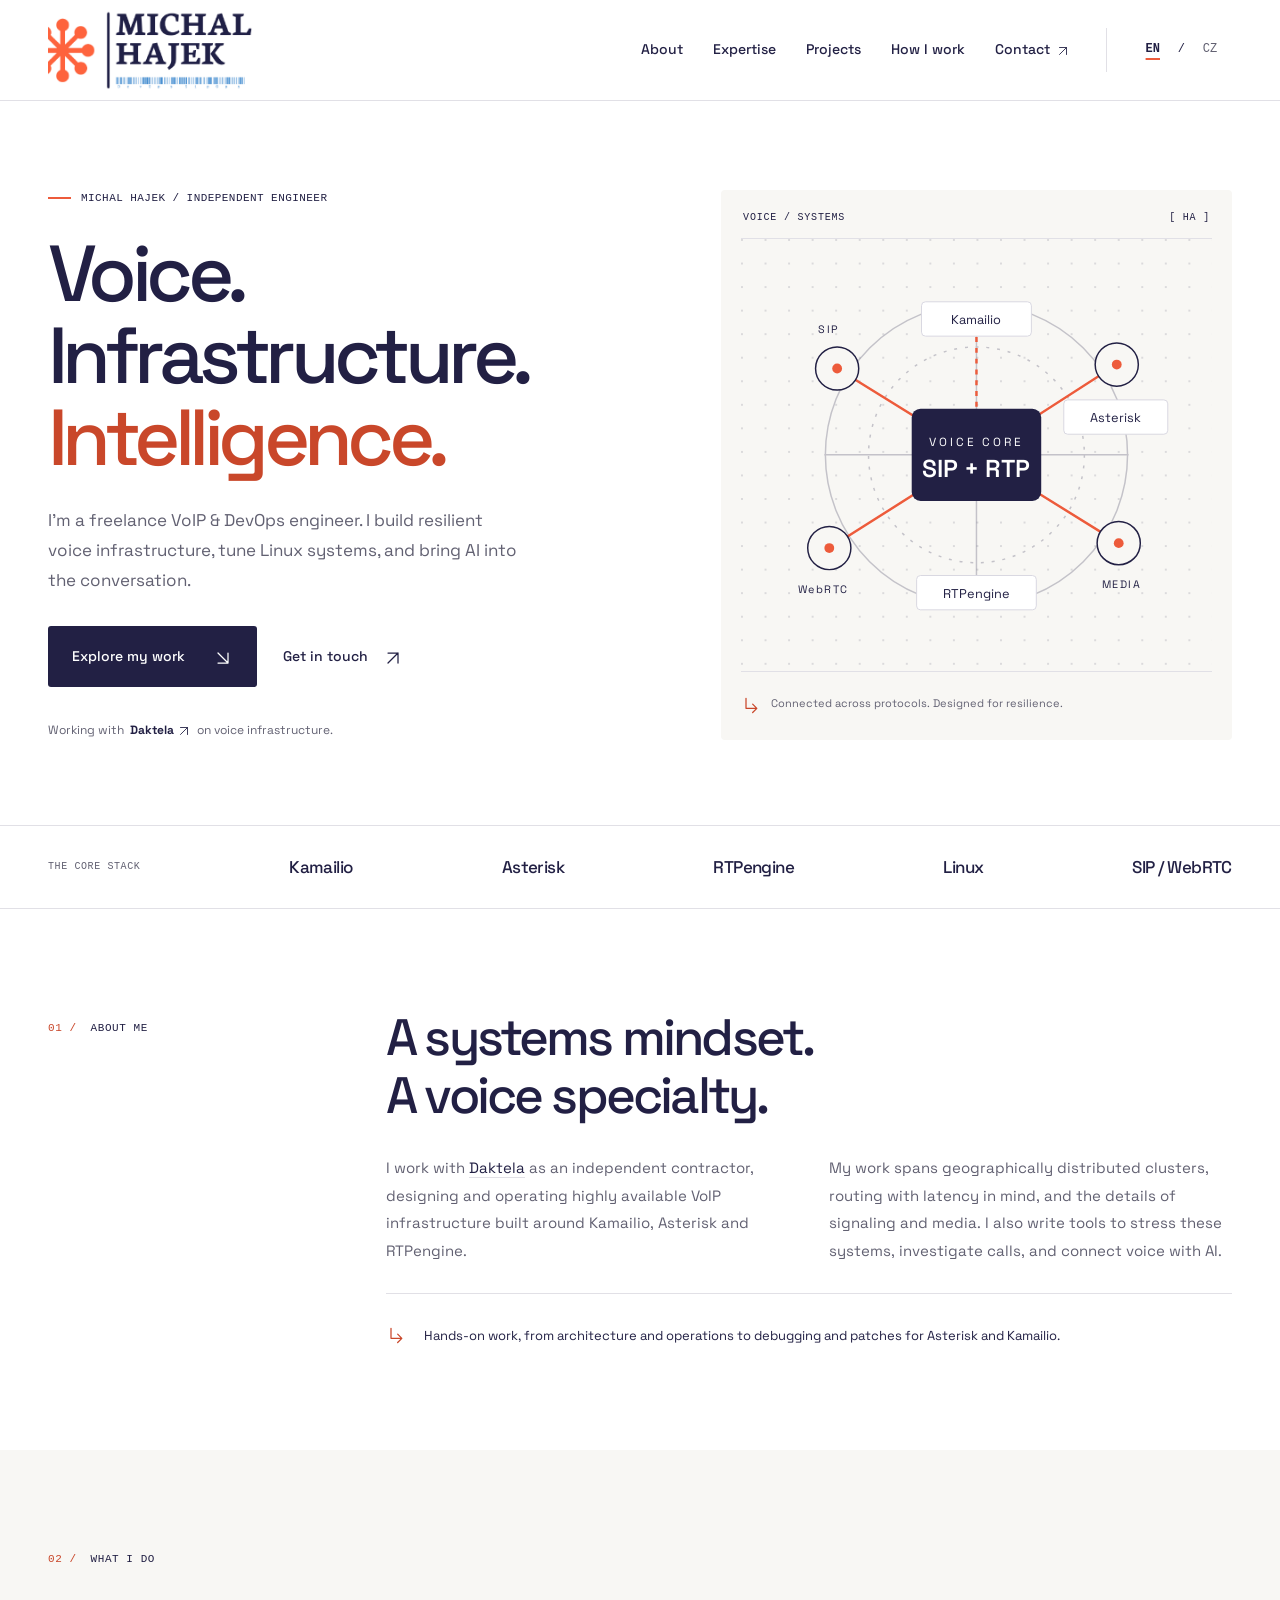
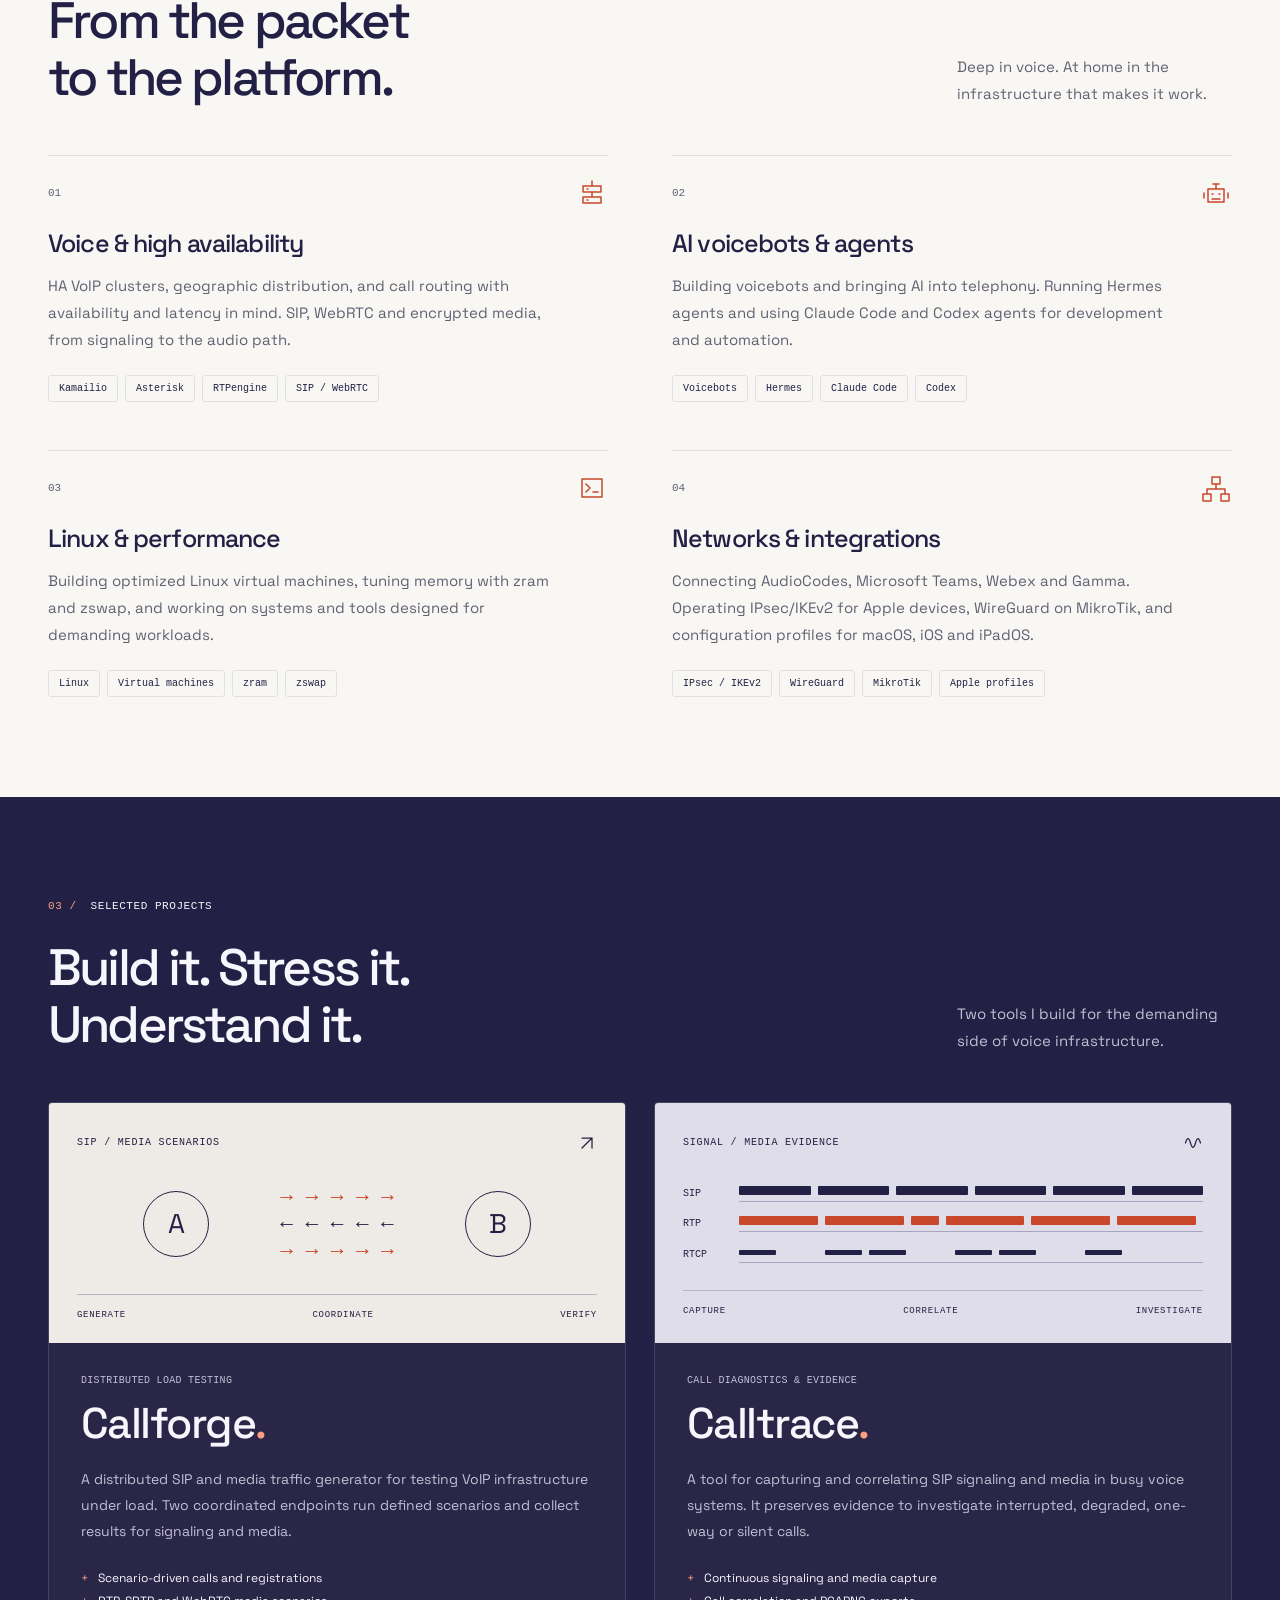
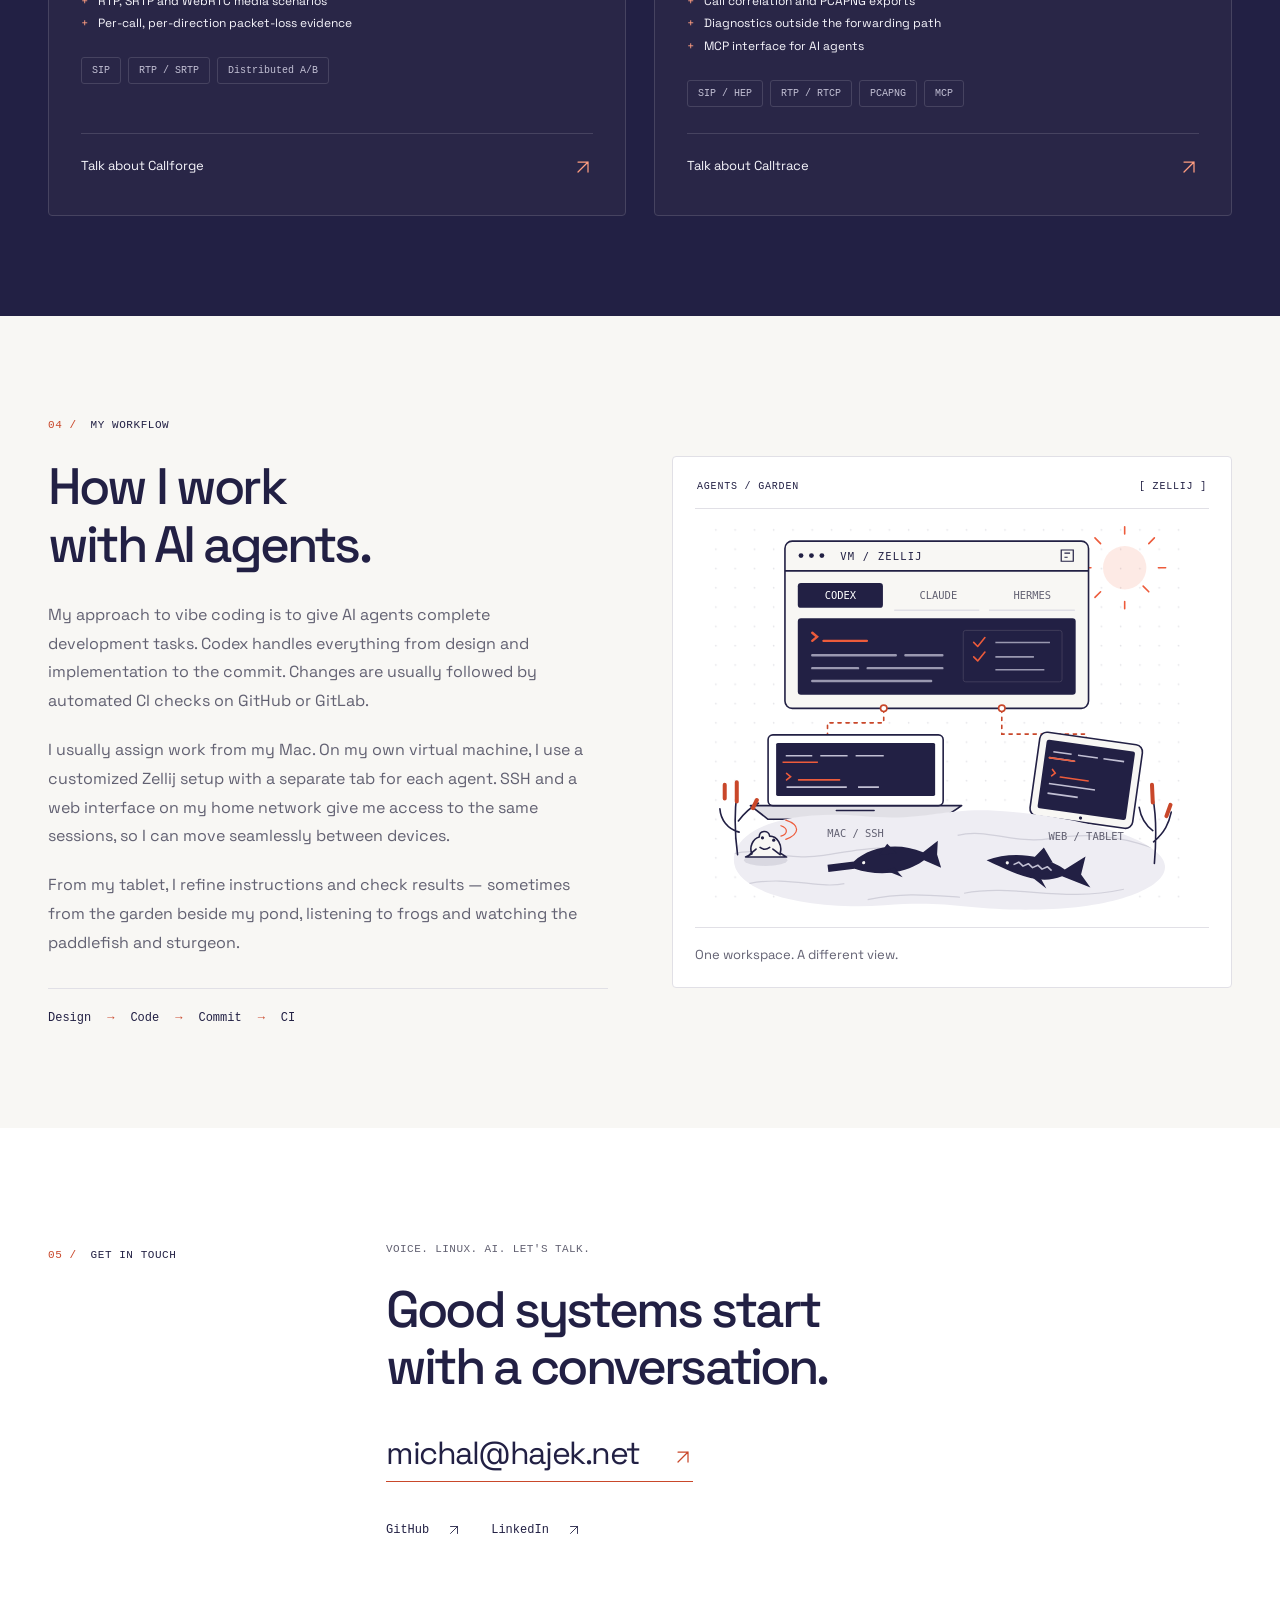
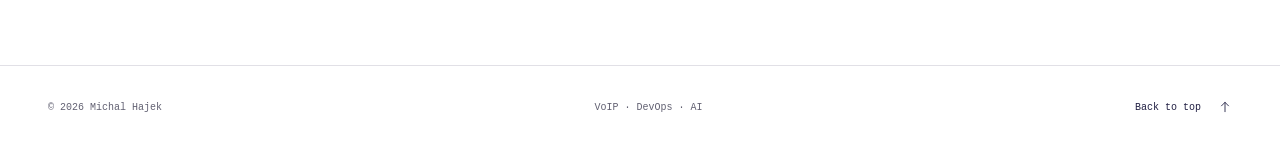
<file: index.html>
<!doctype html>
<html lang="en">
  <head>
    <meta charset="utf-8">
    <meta name="viewport" content="width=device-width, initial-scale=1">
    <meta name="theme-color" content="#222044">
    <title>Michal Hajek — VoIP, DevOps &amp; AI</title>
    <meta name="description" content="Michal Hajek, freelance VoIP and DevOps engineer working with Daktela. High availability, Linux, AI voicebots, Callforge and Calltrace.">
    <link rel="canonical" href="https://hajekmi.github.io/">
    <link rel="alternate" hreflang="en" href="https://hajekmi.github.io/">
    <link rel="alternate" hreflang="cs" href="https://hajekmi.github.io/cs/">
    <link rel="alternate" hreflang="x-default" href="https://hajekmi.github.io/">
    <meta property="og:type" content="website">
    <meta property="og:title" content="Michal Hajek — VoIP, DevOps &amp; AI">
    <meta property="og:description" content="Voice. Infrastructure. Intelligence. A look at my work in VoIP, high availability, Linux and AI.">
    <meta property="og:url" content="https://hajekmi.github.io/">
    <meta property="og:image" content="https://hajekmi.github.io/assets/images/github-avatar.png">
    <meta property="og:image:alt" content="Michal Hajek — DevOps SipOps logo">
    <meta property="og:locale" content="en_GB">
    <meta property="og:locale:alternate" content="cs_CZ">
    <meta name="twitter:card" content="summary">
    <link rel="icon" type="image/png" href="/assets/images/github-avatar.png">
    <link rel="preload" href="/assets/fonts/space-grotesk-latin.woff2" as="font" type="font/woff2" crossorigin>
    <link rel="stylesheet" href="/assets/styles.css">
    <script src="/assets/main.js" defer></script>
    <script type="application/ld+json">
      {"@context":"https://schema.org","@type":"Person","name":"Michal Hajek","url":"https://hajekmi.github.io/","image":"https://hajekmi.github.io/assets/images/github-avatar.png","jobTitle":"Freelance VoIP & DevOps Engineer","sameAs":["https://github.com/hajekmi","https://www.linkedin.com/in/michalhajekdevops"],"knowsAbout":["VoIP","SIP","WebRTC","High availability","Kamailio","Asterisk","RTPengine","Linux","AI voicebots"]}
    </script>
  </head>
  <body>
    <a class="skip-link" href="#main">Skip to content</a>
    <header class="site-header">
      <div class="container header-inner">
        <a class="brand" href="/" aria-label="Michal Hajek — home">
          <img src="/assets/images/github-avatar.png" alt="Michal Hajek — DevOps SipOps" width="460" height="460" fetchpriority="high">
        </a>
        <button class="menu-toggle" type="button" aria-expanded="false" aria-controls="site-nav">
          <span>Menu</span>
          <svg viewBox="0 0 24 24" aria-hidden="true"><path d="M4 7h16M4 12h16M4 17h16"/></svg>
        </button>
        <nav class="site-nav" id="site-nav" aria-label="Main navigation">
          <a href="#about">About</a>
          <a href="#expertise">Expertise</a>
          <a href="#projects">Projects</a>
          <a href="#workflow">How I work</a>
          <a href="#contact">Contact <span aria-hidden="true"><svg class="arrow-icon" viewBox="0 0 24 24" aria-hidden="true" focusable="false"><path d="M6 18 18 6M6 6h12v12"/></svg></span></a>
        </nav>
        <nav class="language-switch" aria-label="Language">
          <a href="/" lang="en" hreflang="en" aria-current="page" data-language-link>EN</a>
          <span aria-hidden="true">/</span>
          <a href="/cs/" lang="cs" hreflang="cs" aria-label="Česky" data-language-link>CZ</a>
        </nav>
      </div>
    </header>

    <main id="main">
      <section class="hero container" id="home" aria-labelledby="hero-heading">
        <div class="hero-copy">
          <p class="eyebrow"><span class="eyebrow-line" aria-hidden="true"></span> Michal Hajek / Independent engineer</p>
          <h1 id="hero-heading">Voice.<br>Infrastructure.<br><span>Intelligence.</span></h1>
          <p class="hero-description">I'm a freelance VoIP &amp; DevOps engineer. I build resilient voice infrastructure, tune Linux systems, and bring AI into the conversation.</p>
          <div class="hero-actions">
            <a class="button button-primary" href="#projects">Explore my work <span aria-hidden="true"><svg class="arrow-icon" viewBox="0 0 24 24" aria-hidden="true" focusable="false"><path d="M6 6 18 18M6 18h12V6"/></svg></span></a>
            <a class="text-link" href="#contact">Get in touch <span aria-hidden="true"><svg class="arrow-icon" viewBox="0 0 24 24" aria-hidden="true" focusable="false"><path d="M6 18 18 6M6 6h12v12"/></svg></span></a>
          </div>
          <p class="collaboration">Working with <a href="https://daktela.com/" target="_blank" rel="noopener noreferrer">Daktela <span aria-hidden="true"><svg class="arrow-icon" viewBox="0 0 24 24" aria-hidden="true" focusable="false"><path d="M6 18 18 6M6 6h12v12"/></svg></span></a> on voice infrastructure.</p>
        </div>
        <figure class="hero-visual" aria-labelledby="diagram-caption">
          <div class="diagram-topline"><span>VOICE / SYSTEMS</span><span aria-hidden="true">[ HA ]</span></div>
          <svg class="network-diagram" viewBox="0 0 480 440" aria-hidden="true">
            <defs>
              <pattern id="grid" width="24" height="24" patternUnits="userSpaceOnUse"><circle cx="1" cy="1" r="1" fill="currentColor" opacity=".18"/></pattern>
            </defs>
            <rect width="480" height="440" fill="url(#grid)"/>
            <g fill="none" stroke="currentColor" stroke-width="1.5" opacity=".24">
              <circle cx="240" cy="220" r="154"/>
              <circle cx="240" cy="220" r="110" stroke-dasharray="3 8"/>
              <path d="M85 220h310M240 65v310"/>
            </g>
            <g fill="none" stroke="#ed5b3b" stroke-width="2.5">
              <path d="M98 132 240 220 383 128M240 220 385 310M240 220 90 315"/>
              <path d="M240 100v120" stroke-dasharray="5 6"/>
            </g>
            <g fill="#f8f7f4" stroke="currentColor" stroke-width="1.5">
              <circle cx="98" cy="132" r="22"/><circle cx="383" cy="128" r="22"/>
              <circle cx="385" cy="310" r="22"/><circle cx="90" cy="315" r="22"/>
            </g>
            <g fill="#ed5b3b"><circle cx="98" cy="132" r="5"/><circle cx="383" cy="128" r="5"/><circle cx="385" cy="310" r="5"/><circle cx="90" cy="315" r="5"/></g>
            <rect x="174" y="173" width="132" height="94" rx="9" fill="#222044"/>
            <g fill="#fff" text-anchor="middle" font-family="'Space Grotesk', sans-serif">
              <text x="240" y="211" font-size="12" letter-spacing="3">VOICE CORE</text>
              <text x="240" y="243" font-size="25" font-weight="600">SIP + RTP</text>
            </g>
            <g font-family="'Space Grotesk', sans-serif" font-size="13" text-anchor="middle" fill="currentColor">
              <rect x="184" y="64" width="112" height="35" rx="4" fill="#fff" stroke="#d9d8e1"/>
              <text x="240" y="87">Kamailio</text>
              <rect x="329" y="164" width="106" height="35" rx="4" fill="#fff" stroke="#d9d8e1"/>
              <text x="382" y="187">Asterisk</text>
              <rect x="179" y="343" width="122" height="35" rx="4" fill="#fff" stroke="#d9d8e1"/>
              <text x="240" y="366">RTPengine</text>
              <text x="89" y="96" font-size="11" letter-spacing="1.5">SIP</text>
              <text x="84" y="361" font-size="11" letter-spacing="1.5">WebRTC</text>
              <text x="388" y="356" font-size="11" letter-spacing="1.5">MEDIA</text>
            </g>
          </svg>
          <figcaption id="diagram-caption"><span class="diagram-caption-mark" aria-hidden="true"><svg class="arrow-icon" viewBox="0 0 24 24" aria-hidden="true" focusable="false"><path d="M6 4v12h13M14 11l5 5-5 5"/></svg></span> Connected across protocols. Designed for resilience.</figcaption>
        </figure>
      </section>

      <div class="stack-strip" aria-label="Core technologies">
        <div class="container stack-inner"><span class="stack-label">The core stack</span><span>Kamailio</span><span>Asterisk</span><span>RTPengine</span><span>Linux</span><span>SIP / WebRTC</span></div>
      </div>

      <section class="section container about-section" id="about" aria-labelledby="about-heading">
        <div class="section-label"><span class="section-number">01 /</span> About me</div>
        <div class="about-content">
          <h2 id="about-heading">A systems mindset.<br>A voice specialty.</h2>
          <div class="about-columns">
            <p>I work with <a class="inline-link" href="https://daktela.com/" target="_blank" rel="noopener noreferrer">Daktela</a> as an independent contractor, designing and operating highly available VoIP infrastructure built around Kamailio, Asterisk and RTPengine.</p>
            <p>My work spans geographically distributed clusters, routing with latency in mind, and the details of signaling and media. I also write tools to stress these systems, investigate calls, and connect voice with AI.</p>
          </div>
          <div class="about-note"><span aria-hidden="true"><svg class="arrow-icon" viewBox="0 0 24 24" aria-hidden="true" focusable="false"><path d="M6 4v12h13M14 11l5 5-5 5"/></svg></span><p>Hands-on work, from architecture and operations to debugging and patches for Asterisk and Kamailio.</p></div>
        </div>
      </section>

      <section class="section expertise-section" id="expertise" aria-labelledby="expertise-heading">
        <div class="container">
          <div class="section-heading">
            <div><p class="section-label"><span class="section-number">02 /</span> What I do</p><h2 id="expertise-heading">From the packet<br>to the platform.</h2></div>
            <p class="section-intro">Deep in voice. At home in the infrastructure that makes it work.</p>
          </div>
          <div class="expertise-grid">
            <article class="expertise-item">
              <div class="item-topline"><span class="mono">01</span><svg viewBox="0 0 32 32" aria-hidden="true"><path d="M7 9h18v6H7zM7 20h18v6H7zM11 12h1M11 23h1M16 15v5M16 4v5"/></svg></div>
              <h3>Voice &amp; high availability</h3>
              <p>HA VoIP clusters, geographic distribution, and call routing with availability and latency in mind. SIP, WebRTC and encrypted media, from signaling to the audio path.</p>
              <ul class="tags" aria-label="Technologies"><li>Kamailio</li><li>Asterisk</li><li>RTPengine</li><li>SIP / WebRTC</li></ul>
            </article>
            <article class="expertise-item">
              <div class="item-topline"><span class="mono">02</span><svg viewBox="0 0 32 32" aria-hidden="true"><path d="M8 12h16v13H8zM16 7v5M13 7h6M12 17h1M19 17h1M12 22h8M4 16v5M28 16v5"/></svg></div>
              <h3>AI voicebots &amp; agents</h3>
              <p>Building voicebots and bringing AI into telephony. Running Hermes agents and using Claude Code and Codex agents for development and automation.</p>
              <ul class="tags" aria-label="Technologies"><li>Voicebots</li><li>Hermes</li><li>Claude Code</li><li>Codex</li></ul>
            </article>
            <article class="expertise-item">
              <div class="item-topline"><span class="mono">03</span><svg viewBox="0 0 32 32" aria-hidden="true"><path d="M6 7h20v18H6zM10 12l4 4-4 4M17 20h5"/></svg></div>
              <h3>Linux &amp; performance</h3>
              <p>Building optimized Linux virtual machines, tuning memory with zram and zswap, and working on systems and tools designed for demanding workloads.</p>
              <ul class="tags" aria-label="Technologies"><li>Linux</li><li>Virtual machines</li><li>zram</li><li>zswap</li></ul>
            </article>
            <article class="expertise-item">
              <div class="item-topline"><span class="mono">04</span><svg viewBox="0 0 32 32" aria-hidden="true"><path d="M12 5h8v7h-8zM3 22h8v7H3zM21 22h8v7h-8zM16 12v5M7 22v-5h18v5"/></svg></div>
              <h3>Networks &amp; integrations</h3>
              <p>Connecting AudioCodes, Microsoft Teams, Webex and Gamma. Operating IPsec/IKEv2 for Apple devices, WireGuard on MikroTik, and configuration profiles for macOS, iOS and iPadOS.</p>
              <ul class="tags" aria-label="Technologies"><li>IPsec / IKEv2</li><li>WireGuard</li><li>MikroTik</li><li>Apple profiles</li></ul>
            </article>
          </div>
        </div>
      </section>

      <section class="section projects-section" id="projects" aria-labelledby="projects-heading">
        <div class="container">
          <div class="section-heading">
            <div><p class="section-label"><span class="section-number">03 /</span> Selected projects</p><h2 id="projects-heading">Build it. Stress it.<br>Understand it.</h2></div>
            <p class="section-intro">Two tools I build for the demanding side of voice infrastructure.</p>
          </div>
          <div class="projects-grid">
            <article class="project-card" id="callforge">
              <div class="project-visual forge-visual" aria-hidden="true">
                <div class="visual-topline"><span>SIP / MEDIA SCENARIOS</span><span><svg class="arrow-icon" viewBox="0 0 24 24" aria-hidden="true" focusable="false"><path d="M6 18 18 6M6 6h12v12"/></svg></span></div>
                <div class="forge-diagram"><span class="endpoint">A</span><div class="media-paths"><span>→ → → → →</span><span>← ← ← ← ←</span><span>→ → → → →</span></div><span class="endpoint">B</span></div>
                <div class="visual-bottomline"><span>GENERATE</span><span>COORDINATE</span><span>VERIFY</span></div>
              </div>
              <div class="project-content">
                <p class="project-category">Distributed load testing</p>
                <h3>Callforge<span class="project-dot" aria-hidden="true">.</span></h3>
                <p>A distributed SIP and media traffic generator for testing VoIP infrastructure under load. Two coordinated endpoints run defined scenarios and collect results for signaling and media.</p>
                <ul class="project-points"><li>Scenario-driven calls and registrations</li><li>RTP, SRTP and WebRTC media scenarios</li><li>Per-call, per-direction packet-loss evidence</li></ul>
                <ul class="tags" aria-label="Technologies"><li>SIP</li><li>RTP / SRTP</li><li>Distributed A/B</li></ul>
                <a class="project-link" href="mailto:michal@hajek.net?subject=Callforge">Talk about Callforge <span aria-hidden="true"><svg class="arrow-icon" viewBox="0 0 24 24" aria-hidden="true" focusable="false"><path d="M6 18 18 6M6 6h12v12"/></svg></span></a>
              </div>
            </article>
            <article class="project-card" id="calltrace">
              <div class="project-visual trace-visual" aria-hidden="true">
                <div class="visual-topline"><span>SIGNAL / MEDIA EVIDENCE</span><span><svg class="arrow-icon" viewBox="0 0 24 24" aria-hidden="true" focusable="false"><path d="M3 12c2-7 4-7 6 0s4 7 6 0 4-7 6 0"/></svg></span></div>
                <div class="trace-diagram"><span>SIP</span><div class="trace-track"><i></i><i></i><i></i><i></i><i></i><i></i></div><span>RTP</span><div class="trace-track"><i></i><i></i><i></i><i></i><i></i><i></i></div><span>RTCP</span><div class="trace-track"><i></i><i></i><i></i><i></i><i></i><i></i></div></div>
                <div class="visual-bottomline"><span>CAPTURE</span><span>CORRELATE</span><span>INVESTIGATE</span></div>
              </div>
              <div class="project-content">
                <p class="project-category">Call diagnostics &amp; evidence</p>
                <h3>Calltrace<span class="project-dot" aria-hidden="true">.</span></h3>
                <p>A tool for capturing and correlating SIP signaling and media in busy voice systems. It preserves evidence to investigate interrupted, degraded, one-way or silent calls.</p>
                <ul class="project-points"><li>Continuous signaling and media capture</li><li>Call correlation and PCAPNG exports</li><li>Diagnostics outside the forwarding path</li><li>MCP interface for AI agents</li></ul>
                <ul class="tags" aria-label="Technologies"><li>SIP / HEP</li><li>RTP / RTCP</li><li>PCAPNG</li><li>MCP</li></ul>
                <a class="project-link" href="mailto:michal@hajek.net?subject=Calltrace">Talk about Calltrace <span aria-hidden="true"><svg class="arrow-icon" viewBox="0 0 24 24" aria-hidden="true" focusable="false"><path d="M6 18 18 6M6 6h12v12"/></svg></span></a>
              </div>
            </article>
          </div>
        </div>
      </section>

      <section class="section workflow-section" id="workflow" aria-labelledby="workflow-heading">
        <div class="container workflow-grid">
          <div class="workflow-content">
            <p class="section-label"><span class="section-number">04 /</span> My workflow</p>
            <h2 id="workflow-heading">How I work<br>with AI agents.</h2>
            <div class="workflow-copy">
              <p>My approach to vibe coding is to give AI agents complete development tasks. Codex handles everything from design and implementation to the commit. Changes are usually followed by automated CI checks on GitHub or GitLab.</p>
              <p>I usually assign work from my Mac. On my own virtual machine, I use a customized Zellij setup with a separate tab for each agent. SSH and a web interface on my home network give me access to the same sessions, so I can move seamlessly between devices.</p>
              <p>From my tablet, I refine instructions and check results — sometimes from the garden beside my pond, listening to frogs and watching the paddlefish and sturgeon.</p>
            </div>
            <ol class="workflow-steps" aria-label="Development workflow"><li>Design</li><li>Code</li><li>Commit</li><li>CI</li></ol>
          </div>
          <figure class="workflow-visual">
            <div class="diagram-topline"><span>AGENTS / GARDEN</span><span aria-hidden="true">[ ZELLIJ ]</span></div>
            <img src="/assets/images/agent-workflow.svg" alt="Illustration of agents in Zellij on a virtual machine, a Mac and tablet connected to the same sessions, and a garden pond with a frog, paddlefish and sturgeon." width="640" height="520" loading="lazy" decoding="async">
            <figcaption>One workspace. A different view.</figcaption>
          </figure>
        </div>
      </section>

      <section class="section contact-section container" id="contact" aria-labelledby="contact-heading">
        <div class="section-label"><span class="section-number">05 /</span> Get in touch</div>
        <div class="contact-content">
          <p class="eyebrow">Voice. Linux. AI. Let's talk.</p>
          <h2 id="contact-heading">Good systems start<br>with a conversation.</h2>
          <a class="contact-email" href="mailto:michal@hajek.net">michal@hajek.net <span aria-hidden="true"><svg class="arrow-icon" viewBox="0 0 24 24" aria-hidden="true" focusable="false"><path d="M6 18 18 6M6 6h12v12"/></svg></span></a>
          <div class="social-links"><a href="https://github.com/hajekmi" target="_blank" rel="noopener noreferrer">GitHub <span aria-hidden="true"><svg class="arrow-icon" viewBox="0 0 24 24" aria-hidden="true" focusable="false"><path d="M6 18 18 6M6 6h12v12"/></svg></span></a><a href="https://www.linkedin.com/in/michalhajekdevops" target="_blank" rel="noopener noreferrer">LinkedIn <span aria-hidden="true"><svg class="arrow-icon" viewBox="0 0 24 24" aria-hidden="true" focusable="false"><path d="M6 18 18 6M6 6h12v12"/></svg></span></a></div>
        </div>
      </section>
    </main>

    <footer class="site-footer"><div class="container footer-inner"><p>© <span data-year>2026</span> Michal Hajek</p><p>VoIP · DevOps · AI</p><a href="#home">Back to top <span aria-hidden="true"><svg class="arrow-icon" viewBox="0 0 24 24" aria-hidden="true" focusable="false"><path d="M12 20V4M6 10l6-6 6 6"/></svg></span></a></div></footer>
  </body>
</html>
</file>
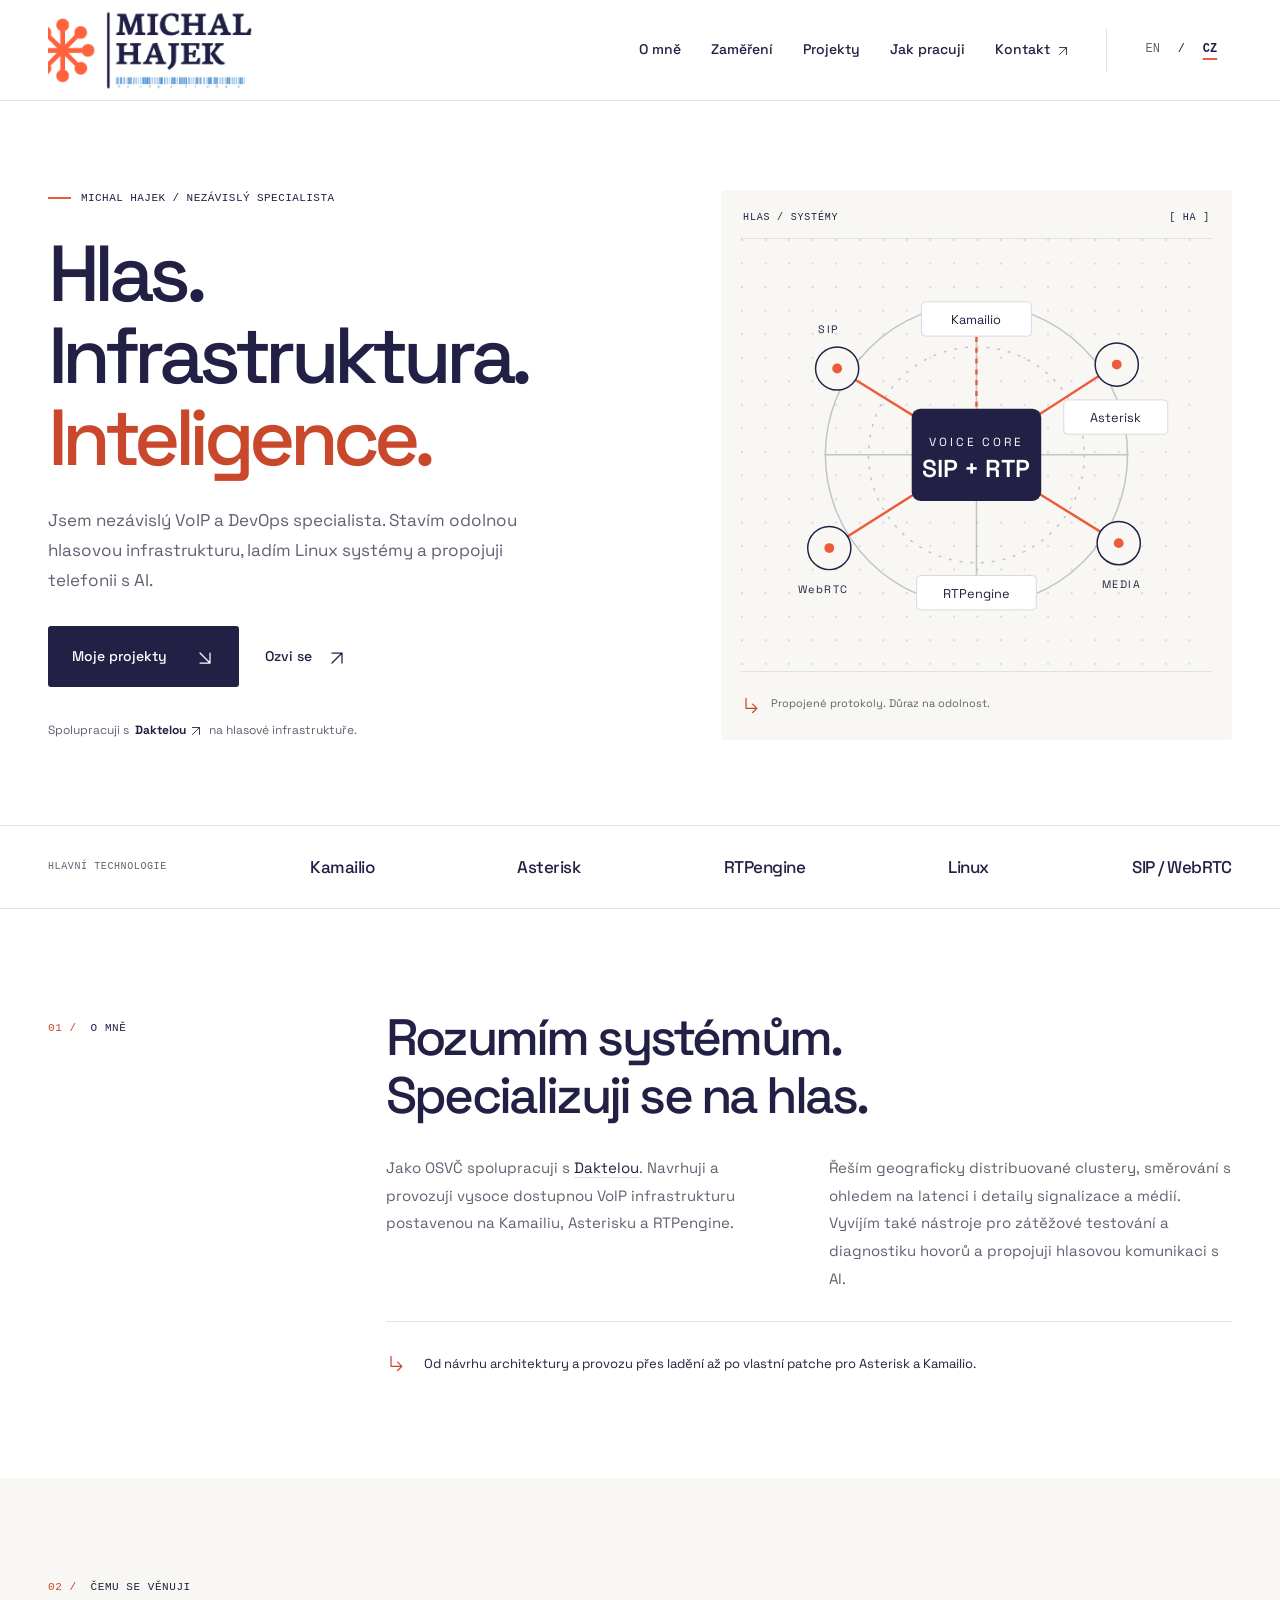
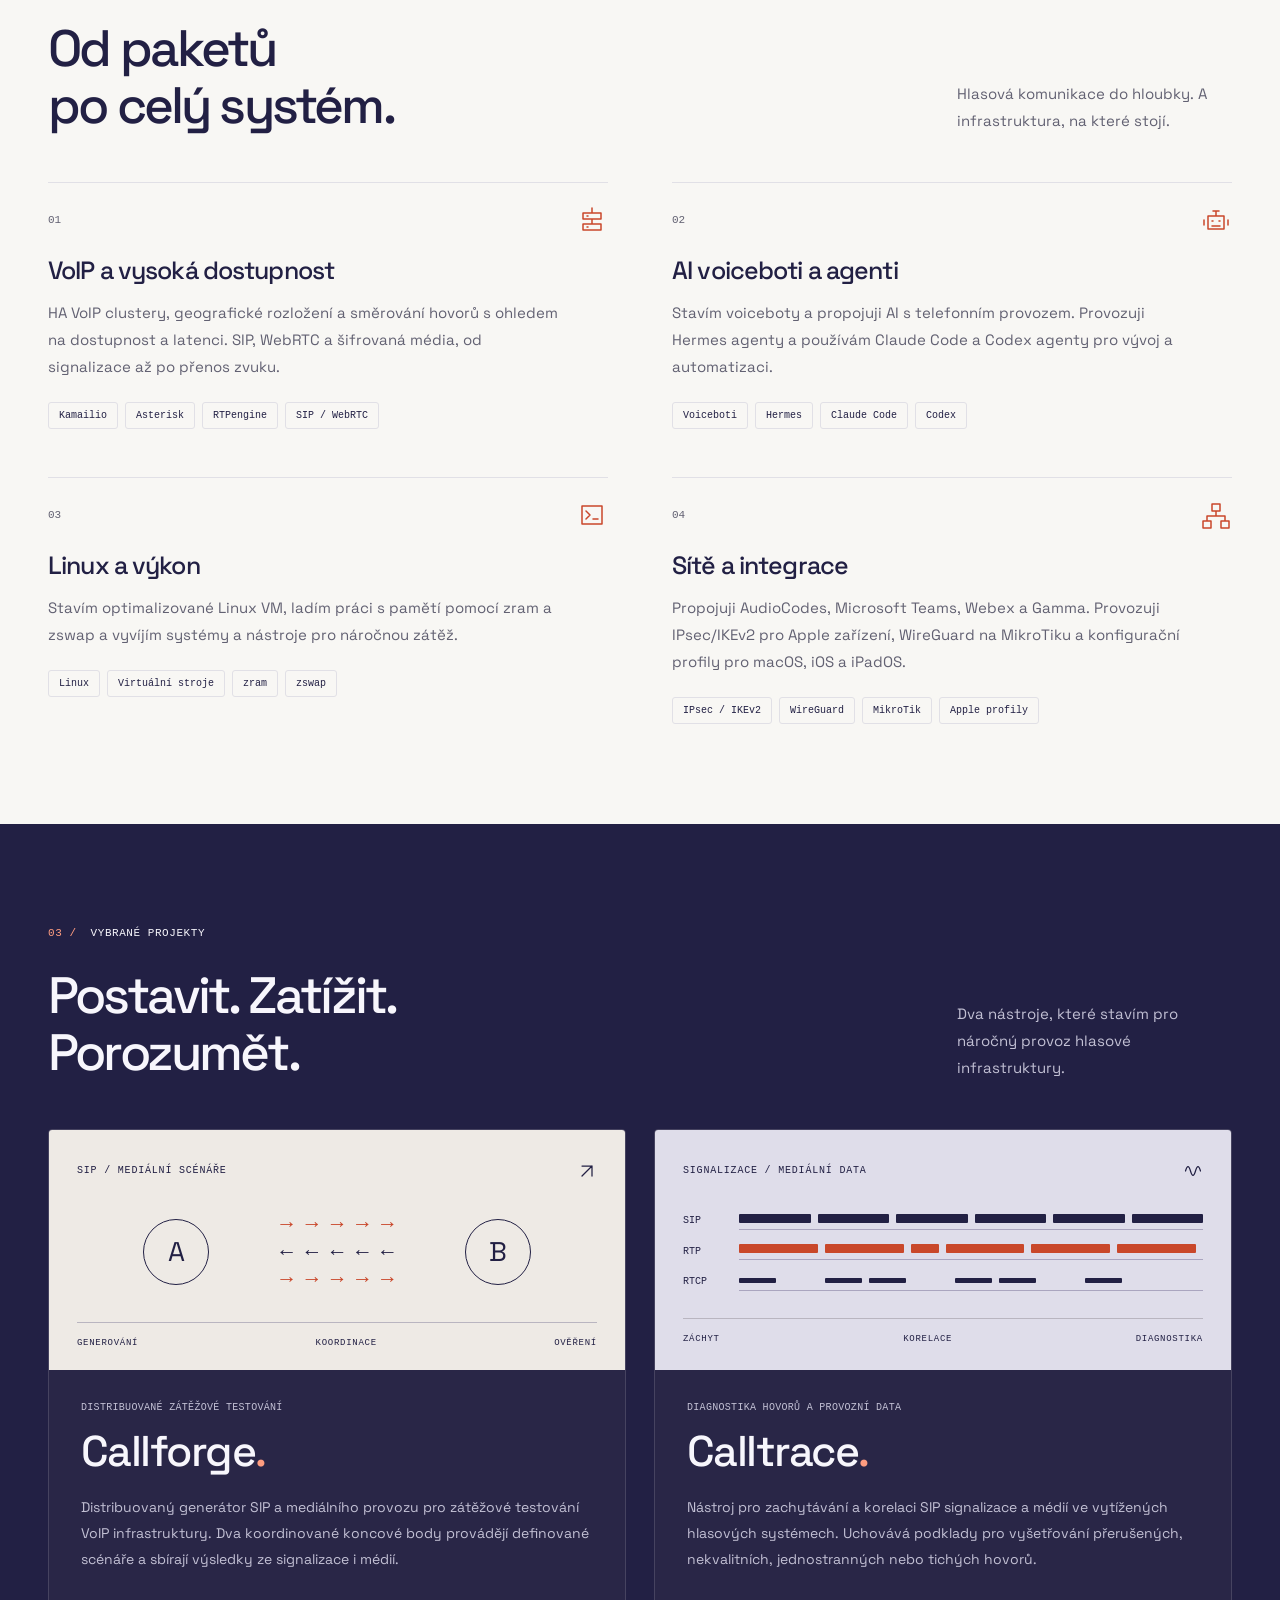
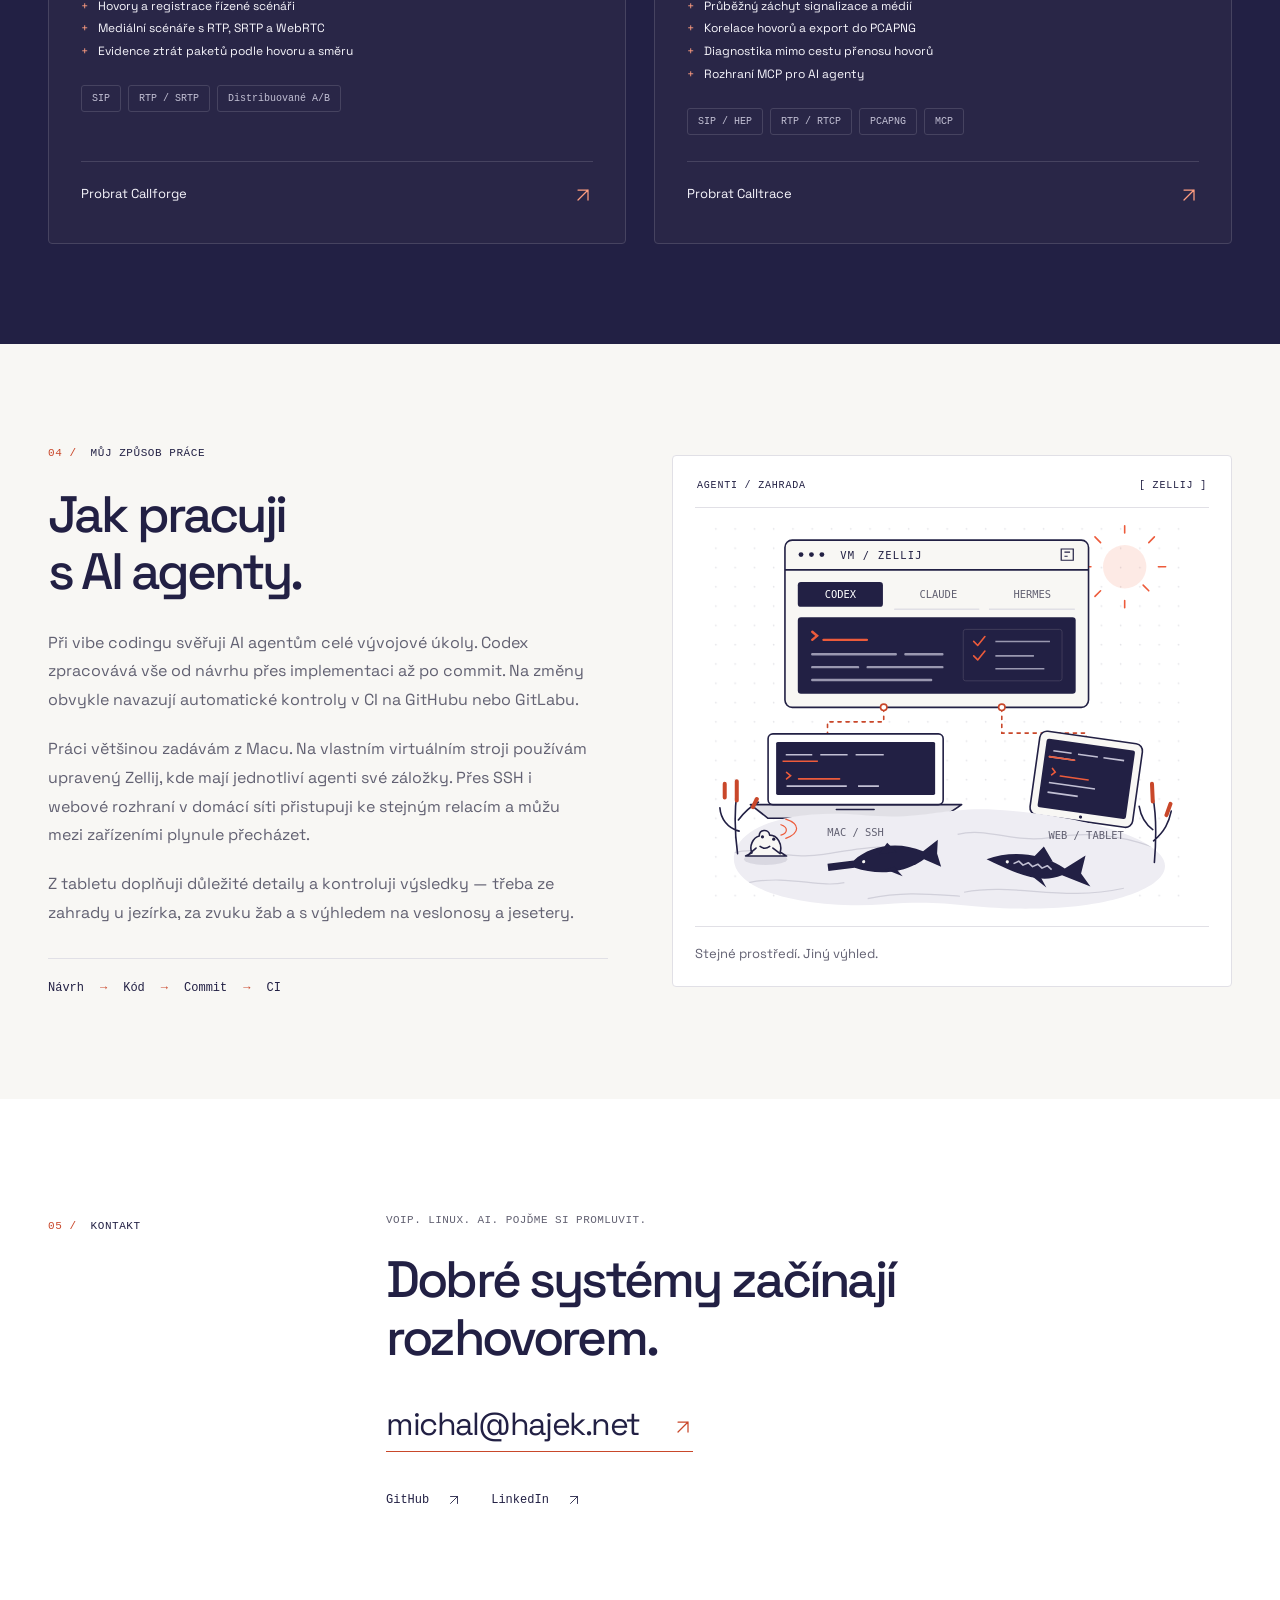
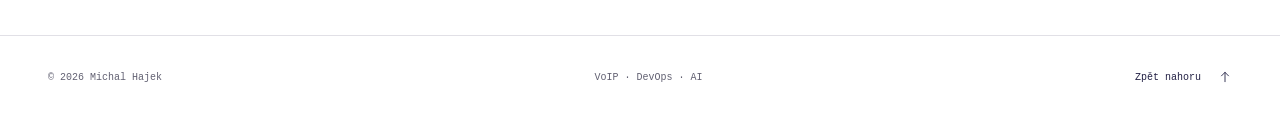
<file: cs/index.html>
<!doctype html>
<html lang="cs">
  <head>
    <meta charset="utf-8">
    <meta name="viewport" content="width=device-width, initial-scale=1">
    <meta name="theme-color" content="#222044">
    <title>Michal Hajek — VoIP, DevOps a AI</title>
    <meta name="description" content="Michal Hajek, nezávislý VoIP a DevOps specialista spolupracující s Daktelou. Vysoká dostupnost, Linux, AI voiceboti, Callforge a Calltrace.">
    <link rel="canonical" href="https://hajekmi.github.io/cs/">
    <link rel="alternate" hreflang="en" href="https://hajekmi.github.io/">
    <link rel="alternate" hreflang="cs" href="https://hajekmi.github.io/cs/">
    <link rel="alternate" hreflang="x-default" href="https://hajekmi.github.io/">
    <meta property="og:type" content="website">
    <meta property="og:title" content="Michal Hajek — VoIP, DevOps a AI">
    <meta property="og:description" content="Hlas. Infrastruktura. Inteligence. Moje práce v oblasti VoIP, vysoké dostupnosti, Linuxu a AI.">
    <meta property="og:url" content="https://hajekmi.github.io/cs/">
    <meta property="og:image" content="https://hajekmi.github.io/assets/images/github-avatar.png">
    <meta property="og:image:alt" content="Michal Hajek — DevOps SipOps logo">
    <meta property="og:locale" content="cs_CZ">
    <meta property="og:locale:alternate" content="en_GB">
    <meta name="twitter:card" content="summary">
    <link rel="icon" type="image/png" href="/assets/images/github-avatar.png">
    <link rel="preload" href="/assets/fonts/space-grotesk-latin.woff2" as="font" type="font/woff2" crossorigin>
    <link rel="stylesheet" href="/assets/styles.css">
    <script src="/assets/main.js" defer></script>
    <script type="application/ld+json">
      {"@context":"https://schema.org","@type":"Person","name":"Michal Hajek","url":"https://hajekmi.github.io/","image":"https://hajekmi.github.io/assets/images/github-avatar.png","jobTitle":"Freelance VoIP & DevOps Engineer","sameAs":["https://github.com/hajekmi","https://www.linkedin.com/in/michalhajekdevops"],"knowsAbout":["VoIP","SIP","WebRTC","High availability","Kamailio","Asterisk","RTPengine","Linux","AI voicebots"]}
    </script>
  </head>
  <body>
    <a class="skip-link" href="#main">Přejít na obsah</a>
    <header class="site-header">
      <div class="container header-inner">
        <a class="brand" href="/cs/" aria-label="Michal Hajek — úvodní stránka">
          <img src="/assets/images/github-avatar.png" alt="Michal Hajek — DevOps SipOps" width="460" height="460" fetchpriority="high">
        </a>
        <button class="menu-toggle" type="button" aria-expanded="false" aria-controls="site-nav">
          <span>Menu</span>
          <svg viewBox="0 0 24 24" aria-hidden="true"><path d="M4 7h16M4 12h16M4 17h16"/></svg>
        </button>
        <nav class="site-nav" id="site-nav" aria-label="Hlavní navigace">
          <a href="#about">O mně</a>
          <a href="#expertise">Zaměření</a>
          <a href="#projects">Projekty</a>
          <a href="#workflow">Jak pracuji</a>
          <a href="#contact">Kontakt <span aria-hidden="true"><svg class="arrow-icon" viewBox="0 0 24 24" aria-hidden="true" focusable="false"><path d="M6 18 18 6M6 6h12v12"/></svg></span></a>
        </nav>
        <nav class="language-switch" aria-label="Jazyk">
          <a href="/" lang="en" hreflang="en" aria-label="English" data-language-link>EN</a>
          <span aria-hidden="true">/</span>
          <a href="/cs/" lang="cs" hreflang="cs" aria-current="page" data-language-link>CZ</a>
        </nav>
      </div>
    </header>

    <main id="main">
      <section class="hero container" id="home" aria-labelledby="hero-heading">
        <div class="hero-copy">
          <p class="eyebrow"><span class="eyebrow-line" aria-hidden="true"></span> Michal Hajek / Nezávislý specialista</p>
          <h1 id="hero-heading">Hlas.<br>Infrastruktura.<br><span>Inteligence.</span></h1>
          <p class="hero-description">Jsem nezávislý VoIP a DevOps specialista. Stavím odolnou hlasovou infrastrukturu, ladím Linux systémy a propojuji telefonii s AI.</p>
          <div class="hero-actions">
            <a class="button button-primary" href="#projects">Moje projekty <span aria-hidden="true"><svg class="arrow-icon" viewBox="0 0 24 24" aria-hidden="true" focusable="false"><path d="M6 6 18 18M6 18h12V6"/></svg></span></a>
            <a class="text-link" href="#contact">Ozvi se <span aria-hidden="true"><svg class="arrow-icon" viewBox="0 0 24 24" aria-hidden="true" focusable="false"><path d="M6 18 18 6M6 6h12v12"/></svg></span></a>
          </div>
          <p class="collaboration">Spolupracuji s <a href="https://daktela.com/" target="_blank" rel="noopener noreferrer">Daktelou <span aria-hidden="true"><svg class="arrow-icon" viewBox="0 0 24 24" aria-hidden="true" focusable="false"><path d="M6 18 18 6M6 6h12v12"/></svg></span></a> na hlasové infrastruktuře.</p>
        </div>
        <figure class="hero-visual" aria-labelledby="diagram-caption">
          <div class="diagram-topline"><span>HLAS / SYSTÉMY</span><span aria-hidden="true">[ HA ]</span></div>
          <svg class="network-diagram" viewBox="0 0 480 440" aria-hidden="true">
            <defs>
              <pattern id="grid" width="24" height="24" patternUnits="userSpaceOnUse"><circle cx="1" cy="1" r="1" fill="currentColor" opacity=".18"/></pattern>
            </defs>
            <rect width="480" height="440" fill="url(#grid)"/>
            <g fill="none" stroke="currentColor" stroke-width="1.5" opacity=".24">
              <circle cx="240" cy="220" r="154"/>
              <circle cx="240" cy="220" r="110" stroke-dasharray="3 8"/>
              <path d="M85 220h310M240 65v310"/>
            </g>
            <g fill="none" stroke="#ed5b3b" stroke-width="2.5">
              <path d="M98 132 240 220 383 128M240 220 385 310M240 220 90 315"/>
              <path d="M240 100v120" stroke-dasharray="5 6"/>
            </g>
            <g fill="#f8f7f4" stroke="currentColor" stroke-width="1.5">
              <circle cx="98" cy="132" r="22"/><circle cx="383" cy="128" r="22"/>
              <circle cx="385" cy="310" r="22"/><circle cx="90" cy="315" r="22"/>
            </g>
            <g fill="#ed5b3b"><circle cx="98" cy="132" r="5"/><circle cx="383" cy="128" r="5"/><circle cx="385" cy="310" r="5"/><circle cx="90" cy="315" r="5"/></g>
            <rect x="174" y="173" width="132" height="94" rx="9" fill="#222044"/>
            <g fill="#fff" text-anchor="middle" font-family="'Space Grotesk', sans-serif">
              <text x="240" y="211" font-size="12" letter-spacing="3">VOICE CORE</text>
              <text x="240" y="243" font-size="25" font-weight="600">SIP + RTP</text>
            </g>
            <g font-family="'Space Grotesk', sans-serif" font-size="13" text-anchor="middle" fill="currentColor">
              <rect x="184" y="64" width="112" height="35" rx="4" fill="#fff" stroke="#d9d8e1"/>
              <text x="240" y="87">Kamailio</text>
              <rect x="329" y="164" width="106" height="35" rx="4" fill="#fff" stroke="#d9d8e1"/>
              <text x="382" y="187">Asterisk</text>
              <rect x="179" y="343" width="122" height="35" rx="4" fill="#fff" stroke="#d9d8e1"/>
              <text x="240" y="366">RTPengine</text>
              <text x="89" y="96" font-size="11" letter-spacing="1.5">SIP</text>
              <text x="84" y="361" font-size="11" letter-spacing="1.5">WebRTC</text>
              <text x="388" y="356" font-size="11" letter-spacing="1.5">MEDIA</text>
            </g>
          </svg>
          <figcaption id="diagram-caption"><span class="diagram-caption-mark" aria-hidden="true"><svg class="arrow-icon" viewBox="0 0 24 24" aria-hidden="true" focusable="false"><path d="M6 4v12h13M14 11l5 5-5 5"/></svg></span> Propojené protokoly. Důraz na odolnost.</figcaption>
        </figure>
      </section>

      <div class="stack-strip" aria-label="Hlavní technologie">
        <div class="container stack-inner"><span class="stack-label">Hlavní technologie</span><span>Kamailio</span><span>Asterisk</span><span>RTPengine</span><span>Linux</span><span>SIP / WebRTC</span></div>
      </div>

      <section class="section container about-section" id="about" aria-labelledby="about-heading">
        <div class="section-label"><span class="section-number">01 /</span> O mně</div>
        <div class="about-content">
          <h2 id="about-heading">Rozumím systémům.<br>Specializuji se na hlas.</h2>
          <div class="about-columns">
            <p>Jako OSVČ spolupracuji s <a class="inline-link" href="https://daktela.com/" target="_blank" rel="noopener noreferrer">Daktelou</a>. Navrhuji a provozuji vysoce dostupnou VoIP infrastrukturu postavenou na Kamailiu, Asterisku a RTPengine.</p>
            <p>Řeším geograficky distribuované clustery, směrování s ohledem na latenci i detaily signalizace a médií. Vyvíjím také nástroje pro zátěžové testování a diagnostiku hovorů a propojuji hlasovou komunikaci s AI.</p>
          </div>
          <div class="about-note"><span aria-hidden="true"><svg class="arrow-icon" viewBox="0 0 24 24" aria-hidden="true" focusable="false"><path d="M6 4v12h13M14 11l5 5-5 5"/></svg></span><p>Od návrhu architektury a provozu přes ladění až po vlastní patche pro Asterisk a Kamailio.</p></div>
        </div>
      </section>

      <section class="section expertise-section" id="expertise" aria-labelledby="expertise-heading">
        <div class="container">
          <div class="section-heading">
            <div><p class="section-label"><span class="section-number">02 /</span> Čemu se věnuji</p><h2 id="expertise-heading">Od paketů<br>po celý systém.</h2></div>
            <p class="section-intro">Hlasová komunikace do hloubky. A infrastruktura, na které stojí.</p>
          </div>
          <div class="expertise-grid">
            <article class="expertise-item">
              <div class="item-topline"><span class="mono">01</span><svg viewBox="0 0 32 32" aria-hidden="true"><path d="M7 9h18v6H7zM7 20h18v6H7zM11 12h1M11 23h1M16 15v5M16 4v5"/></svg></div>
              <h3>VoIP a vysoká dostupnost</h3>
              <p>HA VoIP clustery, geografické rozložení a směrování hovorů s ohledem na dostupnost a latenci. SIP, WebRTC a šifrovaná média, od signalizace až po přenos zvuku.</p>
              <ul class="tags" aria-label="Technologie"><li>Kamailio</li><li>Asterisk</li><li>RTPengine</li><li>SIP / WebRTC</li></ul>
            </article>
            <article class="expertise-item">
              <div class="item-topline"><span class="mono">02</span><svg viewBox="0 0 32 32" aria-hidden="true"><path d="M8 12h16v13H8zM16 7v5M13 7h6M12 17h1M19 17h1M12 22h8M4 16v5M28 16v5"/></svg></div>
              <h3>AI voiceboti a agenti</h3>
              <p>Stavím voiceboty a propojuji AI s telefonním provozem. Provozuji Hermes agenty a používám Claude Code a Codex agenty pro vývoj a automatizaci.</p>
              <ul class="tags" aria-label="Technologie"><li>Voiceboti</li><li>Hermes</li><li>Claude Code</li><li>Codex</li></ul>
            </article>
            <article class="expertise-item">
              <div class="item-topline"><span class="mono">03</span><svg viewBox="0 0 32 32" aria-hidden="true"><path d="M6 7h20v18H6zM10 12l4 4-4 4M17 20h5"/></svg></div>
              <h3>Linux a výkon</h3>
              <p>Stavím optimalizované Linux VM, ladím práci s pamětí pomocí zram a zswap a vyvíjím systémy a nástroje pro náročnou zátěž.</p>
              <ul class="tags" aria-label="Technologie"><li>Linux</li><li>Virtuální stroje</li><li>zram</li><li>zswap</li></ul>
            </article>
            <article class="expertise-item">
              <div class="item-topline"><span class="mono">04</span><svg viewBox="0 0 32 32" aria-hidden="true"><path d="M12 5h8v7h-8zM3 22h8v7H3zM21 22h8v7h-8zM16 12v5M7 22v-5h18v5"/></svg></div>
              <h3>Sítě a integrace</h3>
              <p>Propojuji AudioCodes, Microsoft Teams, Webex a Gamma. Provozuji IPsec/IKEv2 pro Apple zařízení, WireGuard na MikroTiku a konfigurační profily pro macOS, iOS a iPadOS.</p>
              <ul class="tags" aria-label="Technologie"><li>IPsec / IKEv2</li><li>WireGuard</li><li>MikroTik</li><li>Apple profily</li></ul>
            </article>
          </div>
        </div>
      </section>

      <section class="section projects-section" id="projects" aria-labelledby="projects-heading">
        <div class="container">
          <div class="section-heading">
            <div><p class="section-label"><span class="section-number">03 /</span> Vybrané projekty</p><h2 id="projects-heading">Postavit. Zatížit.<br>Porozumět.</h2></div>
            <p class="section-intro">Dva nástroje, které stavím pro náročný provoz hlasové infrastruktury.</p>
          </div>
          <div class="projects-grid">
            <article class="project-card" id="callforge">
              <div class="project-visual forge-visual" aria-hidden="true">
                <div class="visual-topline"><span>SIP / MEDIÁLNÍ SCÉNÁŘE</span><span><svg class="arrow-icon" viewBox="0 0 24 24" aria-hidden="true" focusable="false"><path d="M6 18 18 6M6 6h12v12"/></svg></span></div>
                <div class="forge-diagram"><span class="endpoint">A</span><div class="media-paths"><span>→ → → → →</span><span>← ← ← ← ←</span><span>→ → → → →</span></div><span class="endpoint">B</span></div>
                <div class="visual-bottomline"><span>GENEROVÁNÍ</span><span>KOORDINACE</span><span>OVĚŘENÍ</span></div>
              </div>
              <div class="project-content">
                <p class="project-category">Distribuované zátěžové testování</p>
                <h3>Callforge<span class="project-dot" aria-hidden="true">.</span></h3>
                <p>Distribuovaný generátor SIP a mediálního provozu pro zátěžové testování VoIP infrastruktury. Dva koordinované koncové body provádějí definované scénáře a sbírají výsledky ze signalizace i médií.</p>
                <ul class="project-points"><li>Hovory a registrace řízené scénáři</li><li>Mediální scénáře s RTP, SRTP a WebRTC</li><li>Evidence ztrát paketů podle hovoru a směru</li></ul>
                <ul class="tags" aria-label="Technologie"><li>SIP</li><li>RTP / SRTP</li><li>Distribuované A/B</li></ul>
                <a class="project-link" href="mailto:michal@hajek.net?subject=Callforge">Probrat Callforge <span aria-hidden="true"><svg class="arrow-icon" viewBox="0 0 24 24" aria-hidden="true" focusable="false"><path d="M6 18 18 6M6 6h12v12"/></svg></span></a>
              </div>
            </article>
            <article class="project-card" id="calltrace">
              <div class="project-visual trace-visual" aria-hidden="true">
                <div class="visual-topline"><span>SIGNALIZACE / MEDIÁLNÍ DATA</span><span><svg class="arrow-icon" viewBox="0 0 24 24" aria-hidden="true" focusable="false"><path d="M3 12c2-7 4-7 6 0s4 7 6 0 4-7 6 0"/></svg></span></div>
                <div class="trace-diagram"><span>SIP</span><div class="trace-track"><i></i><i></i><i></i><i></i><i></i><i></i></div><span>RTP</span><div class="trace-track"><i></i><i></i><i></i><i></i><i></i><i></i></div><span>RTCP</span><div class="trace-track"><i></i><i></i><i></i><i></i><i></i><i></i></div></div>
                <div class="visual-bottomline"><span>ZÁCHYT</span><span>KORELACE</span><span>DIAGNOSTIKA</span></div>
              </div>
              <div class="project-content">
                <p class="project-category">Diagnostika hovorů a provozní data</p>
                <h3>Calltrace<span class="project-dot" aria-hidden="true">.</span></h3>
                <p>Nástroj pro zachytávání a korelaci SIP signalizace a médií ve vytížených hlasových systémech. Uchovává podklady pro vyšetřování přerušených, nekvalitních, jednostranných nebo tichých hovorů.</p>
                <ul class="project-points"><li>Průběžný záchyt signalizace a médií</li><li>Korelace hovorů a export do PCAPNG</li><li>Diagnostika mimo cestu přenosu hovorů</li><li>Rozhraní MCP pro AI agenty</li></ul>
                <ul class="tags" aria-label="Technologie"><li>SIP / HEP</li><li>RTP / RTCP</li><li>PCAPNG</li><li>MCP</li></ul>
                <a class="project-link" href="mailto:michal@hajek.net?subject=Calltrace">Probrat Calltrace <span aria-hidden="true"><svg class="arrow-icon" viewBox="0 0 24 24" aria-hidden="true" focusable="false"><path d="M6 18 18 6M6 6h12v12"/></svg></span></a>
              </div>
            </article>
          </div>
        </div>
      </section>

      <section class="section workflow-section" id="workflow" aria-labelledby="workflow-heading">
        <div class="container workflow-grid">
          <div class="workflow-content">
            <p class="section-label"><span class="section-number">04 /</span> Můj způsob práce</p>
            <h2 id="workflow-heading">Jak pracuji<br>s AI agenty.</h2>
            <div class="workflow-copy">
              <p>Při vibe codingu svěřuji AI agentům celé vývojové úkoly. Codex zpracovává vše od návrhu přes implementaci až po commit. Na změny obvykle navazují automatické kontroly v CI na GitHubu nebo GitLabu.</p>
              <p>Práci většinou zadávám z Macu. Na vlastním virtuálním stroji používám upravený Zellij, kde mají jednotliví agenti své záložky. Přes SSH i webové rozhraní v domácí síti přistupuji ke stejným relacím a můžu mezi zařízeními plynule přecházet.</p>
              <p>Z tabletu doplňuji důležité detaily a kontroluji výsledky — třeba ze zahrady u jezírka, za zvuku žab a s výhledem na veslonosy a jesetery.</p>
            </div>
            <ol class="workflow-steps" aria-label="Postup vývoje"><li>Návrh</li><li>Kód</li><li>Commit</li><li>CI</li></ol>
          </div>
          <figure class="workflow-visual">
            <div class="diagram-topline"><span>AGENTI / ZAHRADA</span><span aria-hidden="true">[ ZELLIJ ]</span></div>
            <img src="/assets/images/agent-workflow.svg" alt="Ilustrace agentů v Zellij na virtuálním stroji, Macu a tabletu připojených ke stejným relacím a zahradního jezírka se žábou, veslonosem a jeseterem." width="640" height="520" loading="lazy" decoding="async">
            <figcaption>Stejné prostředí. Jiný výhled.</figcaption>
          </figure>
        </div>
      </section>

      <section class="section contact-section container" id="contact" aria-labelledby="contact-heading">
        <div class="section-label"><span class="section-number">05 /</span> Kontakt</div>
        <div class="contact-content">
          <p class="eyebrow">VoIP. Linux. AI. Pojďme si promluvit.</p>
          <h2 id="contact-heading">Dobré systémy začínají<br>rozhovorem.</h2>
          <a class="contact-email" href="mailto:michal@hajek.net">michal@hajek.net <span aria-hidden="true"><svg class="arrow-icon" viewBox="0 0 24 24" aria-hidden="true" focusable="false"><path d="M6 18 18 6M6 6h12v12"/></svg></span></a>
          <div class="social-links"><a href="https://github.com/hajekmi" target="_blank" rel="noopener noreferrer">GitHub <span aria-hidden="true"><svg class="arrow-icon" viewBox="0 0 24 24" aria-hidden="true" focusable="false"><path d="M6 18 18 6M6 6h12v12"/></svg></span></a><a href="https://www.linkedin.com/in/michalhajekdevops" target="_blank" rel="noopener noreferrer">LinkedIn <span aria-hidden="true"><svg class="arrow-icon" viewBox="0 0 24 24" aria-hidden="true" focusable="false"><path d="M6 18 18 6M6 6h12v12"/></svg></span></a></div>
        </div>
      </section>
    </main>

    <footer class="site-footer"><div class="container footer-inner"><p>© <span data-year>2026</span> Michal Hajek</p><p>VoIP · DevOps · AI</p><a href="#home">Zpět nahoru <span aria-hidden="true"><svg class="arrow-icon" viewBox="0 0 24 24" aria-hidden="true" focusable="false"><path d="M12 20V4M6 10l6-6 6 6"/></svg></span></a></div></footer>
  </body>
</html>
</file>
<file: assets/styles.css>
@font-face {
  font-family: "Space Grotesk";
  font-style: normal;
  font-weight: 400 700;
  font-display: swap;
  src: url("fonts/space-grotesk-latin-ext.woff2") format("woff2");
  unicode-range: U+0100-02BA, U+02BD-02C5, U+02C7-02CC, U+02CE-02D7, U+02DD-02FF, U+0304, U+0308, U+0329, U+1D00-1DBF, U+1E00-1E9F, U+1EF2-1EFF, U+2020, U+20A0-20AB, U+20AD-20C4, U+2113, U+2C60-2C7F, U+A720-A7FF;
}

@font-face {
  font-family: "Space Grotesk";
  font-style: normal;
  font-weight: 400 700;
  font-display: swap;
  src: url("fonts/space-grotesk-latin.woff2") format("woff2");
  unicode-range: U+0000-00FF, U+0131, U+0152-0153, U+02BB-02BC, U+02C6, U+02DA, U+02DC, U+0304, U+0308, U+0329, U+2000-206F, U+20AC, U+2122, U+2191, U+2193, U+2212, U+2215, U+FEFF, U+FFFD;
}

:root {
  --color-ink: #222044;
  --color-muted: #626172;
  --color-accent: #c9472a;
  --color-orange: #ed5b3b;
  --color-paper: #ffffff;
  --color-surface: #f8f7f4;
  --color-line: #e1e0e6;
  --color-on-dark: #f7f6fc;
  --color-muted-dark: #c2c0d4;
  --color-dark-line: #464360;
  --font-display: "Space Grotesk", "Arial", sans-serif;
  --font-body: "Space Grotesk", "Arial", sans-serif;
  --font-mono: "SFMono-Regular", Consolas, "Liberation Mono", monospace;
  --container: 1184px;
  --motion-duration: 180ms;
  --header-offset: 112px;
  color-scheme: light;
}

* { box-sizing: border-box; }
html { scroll-padding-top: var(--header-offset); }
body { margin: 0; color: var(--color-ink); background: var(--color-paper); font-family: var(--font-body); font-size: 16px; line-height: 1.65; -webkit-font-smoothing: antialiased; }
a { color: inherit; text-decoration: none; touch-action: manipulation; }
button { font: inherit; color: inherit; cursor: pointer; touch-action: manipulation; }
a, button { -webkit-tap-highlight-color: transparent; }
a:focus-visible, button:focus-visible { outline: 3px solid var(--color-accent); outline-offset: 5px; border-radius: 2px; }
img, svg { display: block; max-width: 100%; }
.arrow-icon { display: inline-block; width: 20px; height: 20px; flex-shrink: 0; vertical-align: middle; fill: none; stroke: currentColor; stroke-width: 1.5; stroke-linecap: round; stroke-linejoin: round; }
.site-nav .arrow-icon, .collaboration .arrow-icon, .social-links .arrow-icon, .footer-inner .arrow-icon { width: 14px; height: 14px; }
figure, p, h1, h2, h3 { margin: 0; }
h1, h2, h3 { font-family: var(--font-display); font-weight: 500; line-height: 1.12; }
h2 { font-size: clamp(2.15rem, 4vw, 3.4rem); letter-spacing: -.055em; text-wrap: balance; }
h3 { letter-spacing: -.035em; }
ul { margin: 0; padding: 0; list-style: none; }
::selection { background: var(--color-ink); color: var(--color-paper); }
.container { width: min(var(--container), calc(100% - 96px)); margin-inline: auto; }
.skip-link { position: fixed; top: 12px; left: 12px; z-index: 100; padding: 12px 20px; background: var(--color-ink); color: var(--color-paper); transform: translateY(-160%); }
.skip-link:focus { transform: translateY(0); }
.site-header { position: sticky; top: 0; z-index: 20; background: var(--color-paper); border-bottom: 1px solid var(--color-line); }
.header-inner { display: flex; align-items: center; gap: 36px; min-height: 100px; }
.brand { display: flex; width: 205px; height: 78px; align-items: center; flex-shrink: 0; overflow: hidden; }
.brand img { width: 205px; height: 78px; object-fit: cover; }
.site-nav { display: flex; gap: 30px; margin-left: auto; align-items: center; }
.site-nav a { position: relative; display: inline-flex; align-items: center; min-height: 44px; font-size: 14px; font-weight: 500; gap: 6px; transition: color var(--motion-duration); }
.site-nav a:hover, .site-nav a[aria-current="location"] { color: var(--color-accent); }
.site-nav a[aria-current="location"]::after { content: ""; position: absolute; left: 0; right: 0; bottom: 2px; height: 2px; background: currentColor; }
.language-switch { display: flex; align-items: center; gap: 3px; padding-left: 24px; border-left: 1px solid var(--color-line); font-family: var(--font-mono); font-size: 12px; }
.language-switch a { display: grid; place-items: center; min-width: 44px; min-height: 44px; color: var(--color-muted); }
.language-switch a[aria-current="page"] { color: var(--color-ink); font-weight: 700; text-decoration: underline; text-underline-offset: 6px; text-decoration-color: var(--color-orange); text-decoration-thickness: 2px; }
.language-switch a:hover { color: var(--color-accent); }
.menu-toggle { display: none; }
.hero { display: grid; grid-template-columns: 1.2fr 1fr; align-items: center; gap: 60px; padding-block: 88px 84px; }
.hero-copy { min-width: 0; }
.eyebrow { display: flex; align-items: center; gap: 10px; font-family: var(--font-mono); font-size: 11px; line-height: 1.7; letter-spacing: .04em; text-transform: uppercase; }
.eyebrow-line { width: 23px; height: 2px; flex-shrink: 0; background: var(--color-orange); }
.hero h1 { margin-top: 25px; font-size: clamp(3.2rem, 6.2vw, 5.2rem); letter-spacing: -.07em; line-height: 1.035; }
.hero h1 span { color: var(--color-accent); }
.hero-description { max-width: 470px; margin-top: 27px; color: var(--color-muted); font-size: 17px; line-height: 1.75; }
.hero-actions { display: flex; align-items: center; flex-wrap: wrap; gap: 26px; margin-top: 31px; }
.button { display: inline-flex; align-items: center; justify-content: space-between; gap: 28px; min-height: 54px; padding: 13px 23px; border: 1px solid transparent; border-radius: 3px; font-size: 14px; font-weight: 500; transition: background var(--motion-duration), color var(--motion-duration); }
.button-primary { color: var(--color-paper); background: var(--color-ink); }
.button-primary:hover { background: var(--color-accent); }
.button span, .text-link span { font-size: 20px; }
.text-link { display: inline-flex; align-items: center; gap: 15px; min-height: 44px; font-size: 14px; font-weight: 500; }
.text-link:hover { color: var(--color-accent); }
.collaboration { margin-top: 34px; color: var(--color-muted); font-size: 12px; }
.collaboration a { margin-inline: 3px; color: var(--color-ink); font-weight: 700; }
.collaboration a:hover { text-decoration: underline; text-underline-offset: 4px; }
.hero-visual { color: var(--color-ink); background: var(--color-surface); padding: 20px; border-radius: 4px; }
.diagram-topline, .visual-topline, .visual-bottomline { display: flex; justify-content: space-between; align-items: center; font-family: var(--font-mono); font-size: 10px; letter-spacing: .08em; }
.diagram-topline { padding: 0 2px 12px; border-bottom: 1px solid var(--color-line); }
.network-diagram { width: 100%; }
.hero-visual figcaption { display: flex; align-items: center; gap: 10px; padding-top: 14px; border-top: 1px solid var(--color-line); color: var(--color-muted); font-size: 11px; }
.diagram-caption-mark { color: var(--color-accent); font-size: 21px; }
.stack-strip { border-top: 1px solid var(--color-line); border-bottom: 1px solid var(--color-line); }
.stack-inner { display: flex; align-items: center; justify-content: space-between; gap: 24px; padding-block: 27px; font-size: 17px; font-weight: 500; letter-spacing: -.03em; }
.stack-inner .stack-label { color: var(--color-muted); font-family: var(--font-mono); font-size: 10px; font-weight: 400; letter-spacing: .06em; text-transform: uppercase; }
.section { padding-block: 100px; }
.section-label { display: flex; align-items: baseline; gap: 14px; font-family: var(--font-mono); font-size: 11px; text-transform: uppercase; letter-spacing: .05em; }
.section-number { color: var(--color-accent); }
.about-section { display: grid; grid-template-columns: 1fr 3fr; gap: 56px; }
.about-section > .section-label { padding-top: 10px; }
.about-columns { display: grid; grid-template-columns: 1fr 1fr; gap: 40px; margin-top: 30px; color: var(--color-muted); font-size: 15px; line-height: 1.85; }
.inline-link { color: var(--color-ink); text-decoration: underline; text-decoration-color: var(--color-line); text-underline-offset: 4px; }
.inline-link:hover { text-decoration-color: var(--color-accent); }
.about-note { display: flex; align-items: baseline; gap: 18px; margin-top: 28px; padding-top: 23px; border-top: 1px solid var(--color-line); font-size: 13px; }
.about-note > span { font-size: 20px; color: var(--color-accent); }
.expertise-section { background: var(--color-surface); }
.section-heading { display: flex; align-items: flex-end; justify-content: space-between; gap: 48px; margin-bottom: 48px; }
.section-heading h2 { margin-top: 24px; }
.section-intro { max-width: 275px; color: var(--color-muted); font-size: 15px; line-height: 1.8; }
.expertise-grid { display: grid; grid-template-columns: 1fr 1fr; gap: 48px 64px; }
.expertise-item { padding-top: 21px; border-top: 1px solid var(--color-line); }
.item-topline { display: flex; align-items: center; justify-content: space-between; margin-bottom: 20px; }
.mono { color: var(--color-muted); font-family: var(--font-mono); font-size: 11px; }
.item-topline svg { width: 32px; height: 32px; fill: none; stroke: var(--color-accent); stroke-width: 1.5; stroke-linecap: round; stroke-linejoin: round; }
.expertise-item h3 { font-size: 25px; }
.expertise-item p { margin-top: 15px; max-width: 510px; color: var(--color-muted); font-size: 15px; line-height: 1.8; }
.tags { display: flex; flex-wrap: wrap; gap: 7px; margin-top: 22px; }
.tags li { padding: 5px 10px; border: 1px solid var(--color-line); border-radius: 3px; font-family: var(--font-mono); font-size: 10px; line-height: 1.5; }
.projects-section { color: var(--color-on-dark); background: var(--color-ink); }
.projects-section .section-number { color: #ff9d80; }
.projects-section .section-intro { color: var(--color-muted-dark); }
.projects-grid { display: grid; grid-template-columns: 1fr 1fr; gap: 28px; }
.project-card { display: flex; flex-direction: column; min-width: 0; overflow: hidden; border: 1px solid var(--color-dark-line); border-radius: 4px; background: #292647; }
.project-visual { height: 240px; padding: 24px 28px; }
.forge-visual { color: var(--color-ink); background: #eeeae5; }
.trace-visual { color: var(--color-ink); background: #dfddea; }
.visual-topline > span:last-child { font-size: 20px; }
.forge-diagram { display: flex; align-items: center; justify-content: center; gap: 24px; padding-block: 24px 29px; }
.endpoint { display: grid; place-items: center; width: 66px; height: 66px; flex-shrink: 0; border: 1px solid var(--color-ink); border-radius: 50%; font-size: 27px; }
.media-paths { flex: 1; max-width: 208px; font-family: var(--font-mono); font-size: 21px; line-height: 1.3; text-align: center; color: var(--color-accent); }
.media-paths span { display: block; white-space: nowrap; }
.media-paths span:nth-child(2) { color: var(--color-ink); }
.visual-bottomline { border-top: 1px solid #b9b5c0; padding-top: 13px; font-size: 9px; }
.trace-diagram { display: grid; grid-template-columns: 42px 1fr; gap: 14px; align-items: center; padding-block: 26px 27px; font-family: var(--font-mono); font-size: 10px; }
.trace-track { display: flex; gap: 7px; height: 16px; border-bottom: 1px solid #aaa5bf; }
.trace-track i { display: block; width: 17%; height: 9px; background: var(--color-ink); border-radius: 1px; }
.trace-track:nth-of-type(2) i { background: var(--color-accent); }
.trace-track:nth-of-type(2) i:nth-child(3) { width: 6%; }
.trace-track:nth-of-type(3) i { height: 5px; margin-top: 3px; width: 8%; }
.trace-track:nth-of-type(3) i:nth-child(even) { margin-left: 9%; }
.project-content { display: flex; flex-direction: column; flex: 1; padding: 30px 32px; }
.project-category { color: var(--color-muted-dark); font-family: var(--font-mono); font-size: 10px; text-transform: uppercase; letter-spacing: .03em; }
.project-content h3 { margin-top: 11px; font-size: 43px; }
.project-dot { color: #ff9d80; }
.project-content h3 + p { margin-top: 19px; color: var(--color-muted-dark); font-size: 14px; line-height: 1.85; }
.project-points { margin-top: 22px; font-size: 12px; line-height: 1.9; }
.project-points li { position: relative; padding-left: 17px; }
.project-points li::before { content: "+"; position: absolute; left: 0; color: #ff9d80; }
.project-content .tags { margin-bottom: 26px; color: var(--color-muted-dark); }
.project-content .tags li { border-color: var(--color-dark-line); }
.project-link { display: flex; justify-content: space-between; align-items: center; min-height: 52px; margin-top: auto; padding-top: 12px; border-top: 1px solid var(--color-dark-line); font-size: 13px; }
.project-link > span { font-size: 23px; color: #ff9d80; }
.project-link:hover { color: #ff9d80; }
.projects-section a:focus-visible { outline-color: #ff9d80; }
.workflow-section { background: var(--color-surface); }
.workflow-grid { display: grid; grid-template-columns: minmax(0, 1fr) minmax(0, 1fr); align-items: center; gap: 64px; }
.workflow-content h2 { margin-top: 24px; }
.workflow-copy { display: grid; gap: 20px; margin-top: 28px; max-width: 540px; color: var(--color-muted); font-size: 16px; line-height: 1.8; }
.workflow-steps { display: flex; flex-wrap: wrap; gap: 10px 0; margin: 30px 0 0; padding: 20px 0 0; border-top: 1px solid var(--color-line); list-style: none; font-family: var(--font-mono); font-size: 12px; }
.workflow-steps li { display: flex; align-items: center; }
.workflow-steps li + li::before { content: "→"; margin-inline: 16px; color: var(--color-accent); }
.workflow-visual { min-width: 0; padding: 22px; border: 1px solid var(--color-line); border-radius: 4px; background: var(--color-paper); }
.workflow-visual img { width: 100%; height: auto; aspect-ratio: 16 / 13; }
.workflow-visual figcaption { padding-top: 16px; border-top: 1px solid var(--color-line); color: var(--color-muted); font-size: 13px; }
.contact-section { display: grid; grid-template-columns: 1fr 3fr; gap: 56px; padding-block: 112px; }
.contact-section > .section-label { padding-top: 6px; }
.contact-content .eyebrow { color: var(--color-muted); }
.contact-content h2 { margin-top: 22px; }
.contact-email { display: inline-flex; align-items: center; gap: 33px; min-height: 55px; margin-top: 31px; font-size: clamp(1.3rem, 2.6vw, 2rem); letter-spacing: -.045em; border-bottom: 1px solid var(--color-accent); }
.contact-email > span { color: var(--color-accent); }
.contact-email:hover { color: var(--color-accent); }
.social-links { display: flex; gap: 30px; margin-top: 27px; }
.social-links a { display: flex; align-items: center; gap: 18px; min-height: 44px; font-family: var(--font-mono); font-size: 12px; }
.social-links a:hover { color: var(--color-accent); }
.site-footer { border-top: 1px solid var(--color-line); color: var(--color-muted); }
.footer-inner { display: flex; align-items: center; justify-content: space-between; gap: 20px; padding-block: 20px; font-family: var(--font-mono); font-size: 10px; }
.footer-inner a { display: inline-flex; align-items: center; gap: 17px; min-height: 44px; color: var(--color-ink); }
.footer-inner a:hover { color: var(--color-accent); }
.not-found { min-height: 75vh; display: grid; align-content: center; justify-items: start; gap: 25px; padding-block: 70px; }
.not-found h1 { font-size: clamp(3rem, 7vw, 6rem); letter-spacing: -.05em; }
.not-found p { max-width: 500px; color: var(--color-muted); }
.not-found .hero-actions { margin-top: 0; }

@media (min-width: 1440px) {
  .hero { gap: 84px; }
}

@media (max-width: 1050px) {
  .container { width: calc(100% - 64px); }
  .header-inner { gap: 16px; }
  .site-nav { gap: 21px; }
  .language-switch { padding-left: 13px; }
  .brand, .brand img { width: 180px; height: 72px; }
  .hero { gap: 30px; padding-block: 70px; }
  .hero h1 { font-size: clamp(3.1rem, 6.4vw, 4.5rem); }
  .hero .eyebrow { font-size: 10px; }
  .hero-visual { padding: 15px; }
  .about-section, .contact-section { grid-template-columns: 1fr 3.5fr; gap: 32px; }
  .project-visual { padding-inline: 22px; }
  .project-content { padding-inline: 26px; }
  .media-paths { font-size: 18px; }
  .workflow-grid { gap: 32px; }
}

@media (max-width: 760px) {
  :root { --header-offset: 95px; }
  .container { width: calc(100% - 40px); }
  .header-inner { min-height: 83px; gap: 8px; flex-wrap: wrap; }
  .brand, .brand img { width: 165px; height: 68px; }
  .language-switch { margin-left: auto; padding-left: 8px; border-left: 0; }
  .language-switch a { min-width: 37px; }
  .site-nav { order: 4; width: 100%; margin-left: 0; justify-content: space-between; flex-wrap: wrap; gap: 8px 16px; padding-bottom: 14px; }
  .site-nav a { font-size: 13px; }
  .js .menu-toggle { display: inline-flex; align-items: center; justify-content: center; gap: 7px; padding: 8px; min-height: 44px; background: transparent; border: 0; font-family: var(--font-mono); font-size: 11px; margin-left: auto; }
  .menu-toggle svg { width: 19px; height: 19px; fill: none; stroke: currentColor; stroke-width: 1.5; }
  .js .language-switch { margin-left: 0; }
  .js .site-nav { display: none; }
  .js .site-nav.is-open { display: flex; }
  .hero { grid-template-columns: minmax(0, 1fr); gap: 44px; padding-block: 54px 48px; }
  .hero h1 { font-size: clamp(3.25rem, 11.3vw, 5rem); }
  .hero-description { max-width: 550px; font-size: 16px; }
  .hero .eyebrow { font-size: 10px; }
  .hero-visual { width: min(100%, 490px); justify-self: center; padding: 19px; }
  .hero-visual figcaption { font-size: 11px; }
  .stack-inner { justify-content: flex-start; flex-wrap: wrap; gap: 14px 25px; padding-block: 22px; font-size: 15px; }
  .stack-inner .stack-label { width: 100%; }
  .section { padding-block: 64px; }
  .about-section, .contact-section { grid-template-columns: 1fr; gap: 27px; }
  .about-section > .section-label { padding-top: 0; }
  .about-columns { gap: 25px; font-size: 16px; }
  .section-heading { align-items: flex-start; flex-direction: column; gap: 22px; margin-bottom: 35px; }
  .section-heading h2 { margin-top: 20px; }
  .section-intro { max-width: 400px; font-size: 16px; }
  .expertise-grid { gap: 36px 30px; }
  .expertise-item h3 { font-size: 23px; }
  .expertise-item p { font-size: 16px; }
  .projects-grid { grid-template-columns: 1fr; gap: 28px; }
  .project-visual { height: 235px; padding-inline: 26px; }
  .project-content { padding: 27px; }
  .project-content h3 + p { font-size: 16px; }
  .project-points { font-size: 14px; }
  .workflow-grid { grid-template-columns: minmax(0, 1fr); gap: 36px; }
  .workflow-content h2 { margin-top: 20px; }
  .workflow-copy { max-width: 600px; }
  .workflow-visual { width: min(100%, 540px); justify-self: center; padding: 18px; }
  .contact-section { padding-block: 70px; }
  .contact-content h2 { margin-top: 16px; }
  .footer-inner { flex-wrap: wrap; gap: 10px 20px; }
}

@media (max-width: 440px) {
  .brand, .brand img { width: 137px; height: 62px; }
  .header-inner { gap: 2px; }
  .js .menu-toggle { gap: 5px; padding-inline: 7px; }
  .language-switch { gap: 0; padding-left: 1px; }
  .language-switch a { min-width: 33px; }
  .hero .eyebrow { font-size: 9px; gap: 8px; }
  .hero h1 { font-size: clamp(2.5rem, 13.5vw, 3.4rem); }
  .hero-actions { gap: 17px; }
  .hero .button { padding-inline: 18px; gap: 20px; font-size: 13px; }
  .hero .text-link { gap: 8px; font-size: 13px; }
  .about-columns, .expertise-grid { grid-template-columns: 1fr; }
  .endpoint { width: 54px; height: 54px; }
  .forge-diagram { gap: 15px; }
  .media-paths { font-size: 16px; }
  .visual-bottomline { font-size: 8px; letter-spacing: 0; }
  .contact-email { gap: 20px; }
  .footer-inner p:nth-child(2) { display: none; }
}

@media (prefers-reduced-motion: reduce) {
  html { scroll-behavior: auto; }
  *, *::before, *::after { transition: none !important; animation: none !important; }
}
</file>
